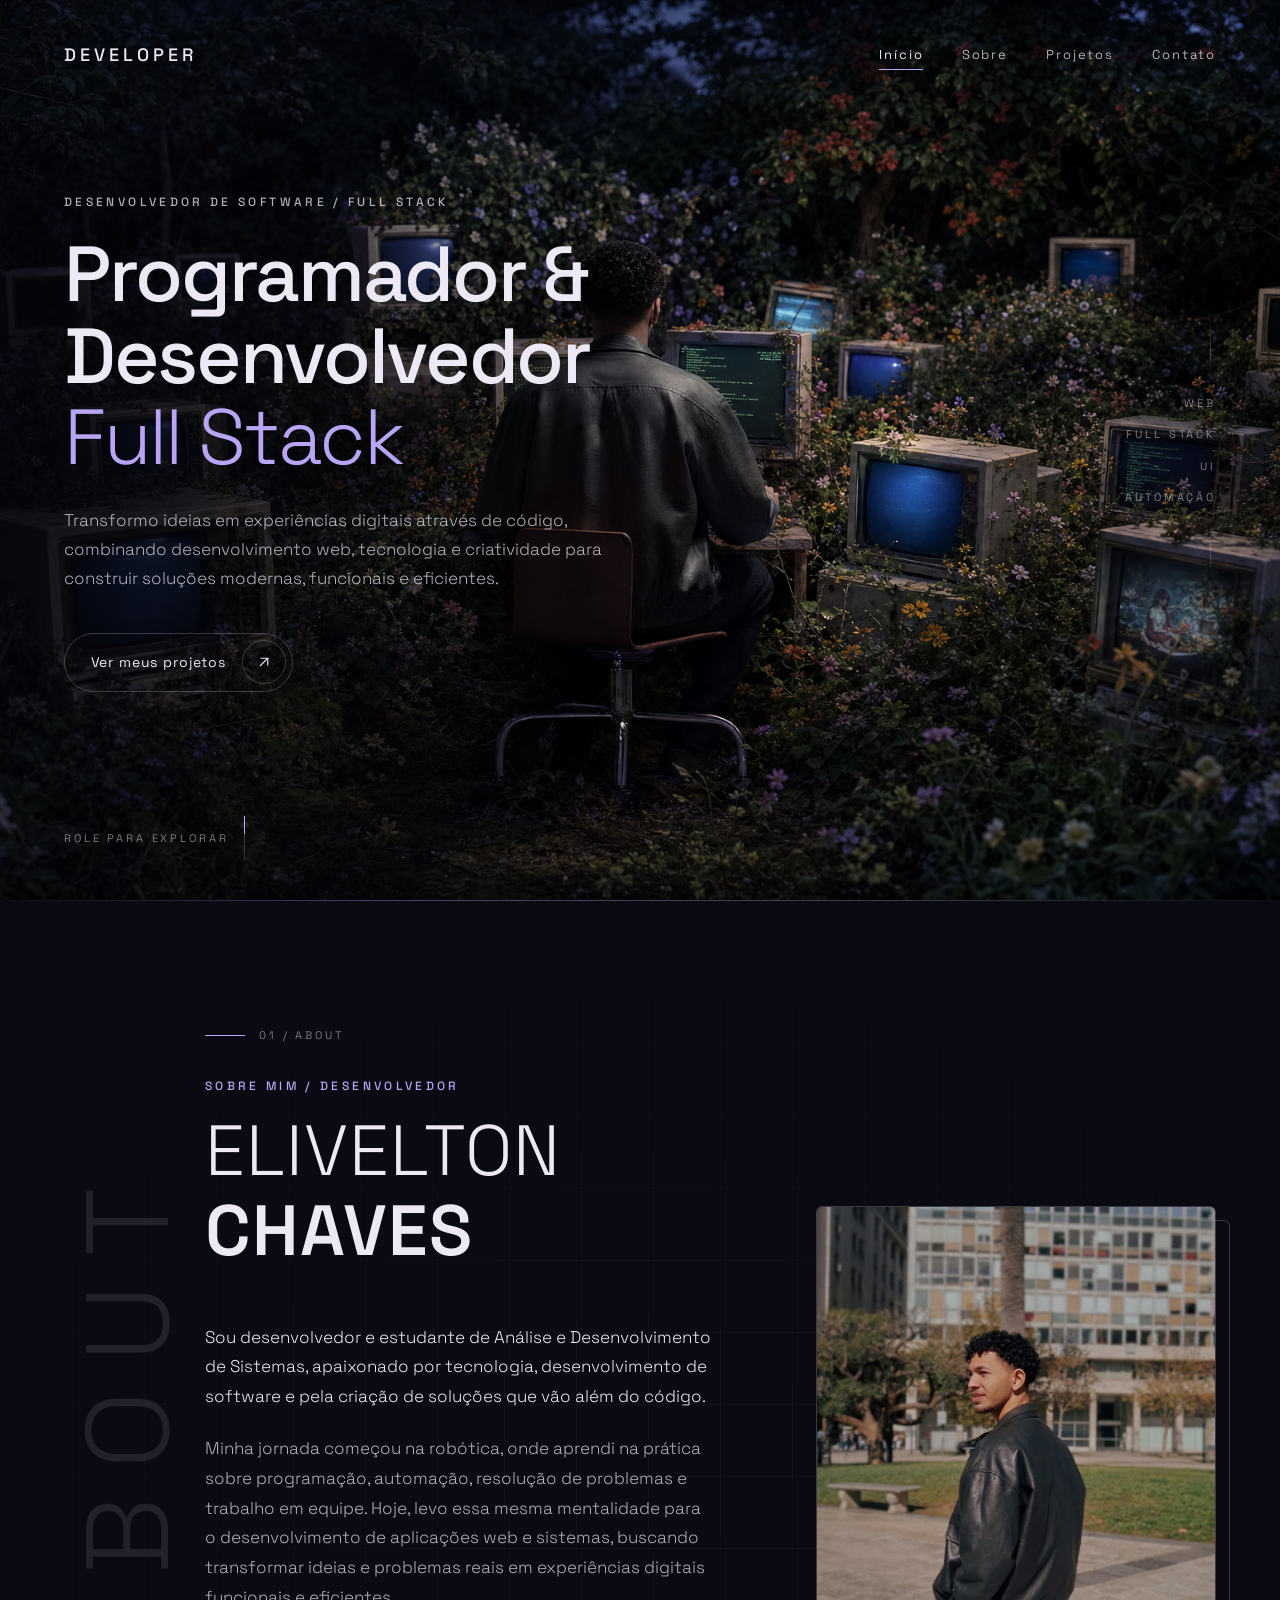
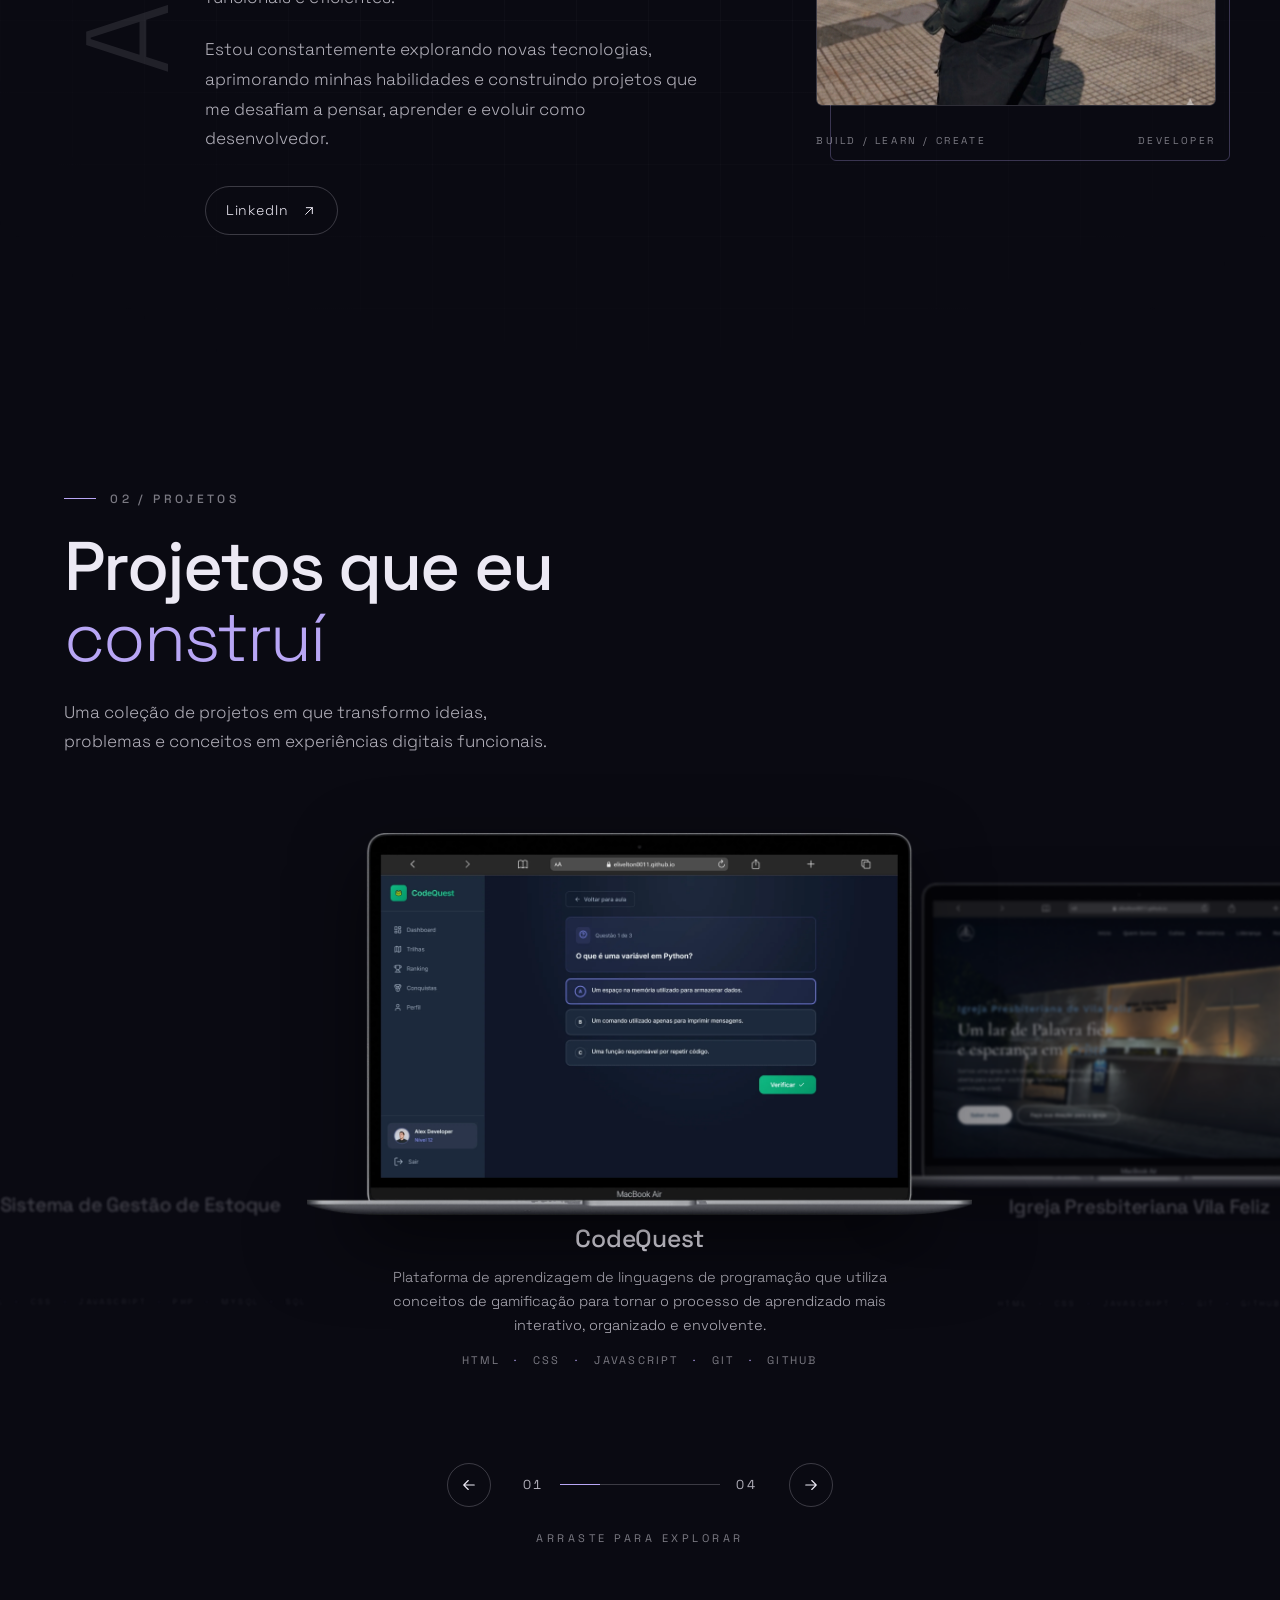
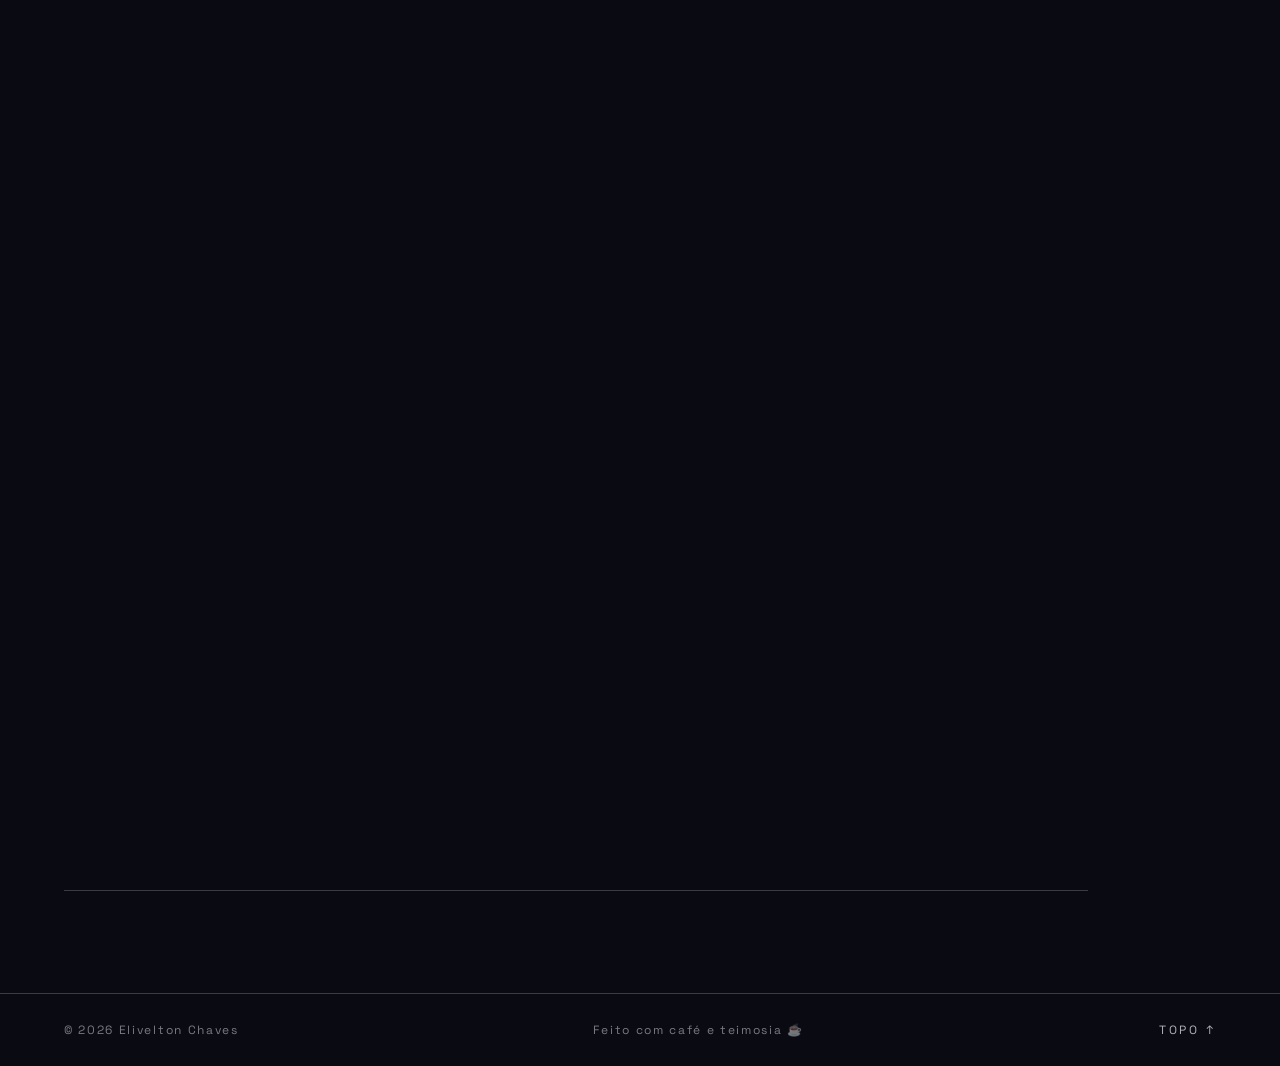
<file: index.html>
<!DOCTYPE html>
<html lang="pt-BR">
<head>
  <meta charset="UTF-8">
  <meta name="viewport" content="width=device-width, initial-scale=1">
  <title>Elivelton Chaves — Desenvolvedor Full Stack | Portfólio</title>
  <meta name="description" content="Portfólio de Elivelton Chaves, desenvolvedor full stack e estudante de Análise e Desenvolvimento de Sistemas. Veja projetos em HTML, CSS, JavaScript, Python e PHP.">
  <meta name="author" content="Elivelton Chaves">
  <meta name="robots" content="index, follow, max-image-preview:large">
  <meta name="theme-color" content="#0a0a12">
  <link rel="canonical" href="https://www.eliveltonchaves.com/">

  <!-- Open Graph / Twitter -->
  <meta property="og:type" content="website">
  <meta property="og:url" content="https://www.eliveltonchaves.com/">
  <meta property="og:locale" content="pt_BR">
  <meta property="og:site_name" content="Elivelton Chaves">
  <meta property="og:image" content="https://www.eliveltonchaves.com/assets/og-image.jpg">
  <meta property="og:image:width" content="1200">
  <meta property="og:image:height" content="630">
  <meta property="og:image:alt" content="Elivelton Chaves, desenvolvedor full stack, ao lado do texto Portfólio">
  <meta property="og:title" content="Elivelton Chaves — Desenvolvedor Full Stack">
  <meta property="og:description" content="Portfólio com projetos web: CodeQuest, Igreja Presbiteriana Vila Feliz, CobraFlow e Sistema de Gestão de Estoque.">
  <meta name="twitter:card" content="summary_large_image">
  <meta name="twitter:image" content="https://www.eliveltonchaves.com/assets/og-image.jpg">
  <meta name="twitter:title" content="Elivelton Chaves — Desenvolvedor Full Stack">
  <meta name="twitter:description" content="Portfólio com projetos web: CodeQuest, Igreja Presbiteriana Vila Feliz, CobraFlow e Sistema de Gestão de Estoque.">

  <!-- Dados estruturados (schema.org) -->
  <script type="application/ld+json">
  {
    "@context": "https://schema.org",
    "@type": "Person",
    "name": "Elivelton Chaves",
    "url": "https://www.eliveltonchaves.com/",
    "jobTitle": "Desenvolvedor Full Stack",
    "description": "Desenvolvedor de software e estudante de Análise e Desenvolvimento de Sistemas.",
    "knowsAbout": ["HTML", "CSS", "JavaScript", "Python", "PHP", "MySQL", "Git"],
    "sameAs": [
      "https://www.linkedin.com/in/eliveltonchaves/",
      "https://www.instagram.com/elivelton_dev/"
    ]
  }
  </script>

  <link rel="preconnect" href="https://fonts.googleapis.com">
  <link rel="preconnect" href="https://fonts.gstatic.com" crossorigin>
  <link href="https://fonts.googleapis.com/css2?family=Space+Grotesk:wght@300;400;500;600&display=swap" rel="stylesheet">
  <link rel="stylesheet" href="css/style.css?v=1">
</head>
<body>

  <section class="hero" id="inicio">
    <!-- Imagem original, sem nenhum filtro ou alteração -->
    <img class="hero__bg" src="assets/background.png?v=2.0" alt="Desenvolvedor sentado de costas diante de monitores CRT antigos, em meio a um jardim de flores à noite">

    <!-- Imagem de revelação: invisível por padrão, aparece só ao redor do cursor -->
    <img class="hero__reveal" src="assets/revelar-background.png?v=2.0" alt="" aria-hidden="true" decoding="async">

    <!-- Atmosfera de profundidade (elemento separado, a imagem não é tocada) -->
    <div class="hero__atmosphere" aria-hidden="true"></div>

    <header class="header">
      <a class="logo" href="#inicio" aria-label="Developer, ir para o início">Developer</a>

      <button class="menu-toggle" type="button" aria-label="Abrir menu" aria-expanded="false" aria-controls="menu">
        <span></span><span></span><span></span>
      </button>

      <nav class="nav" id="menu" aria-label="Navegação principal">
        <ul class="nav__list">
          <li><a class="nav__link is-active" href="#inicio">Início</a></li>
          <li><a class="nav__link" href="#sobre">Sobre</a></li>
          <li><a class="nav__link" href="#projetos">Projetos</a></li>
          <li><a class="nav__link" href="#contato">Contato</a></li>
        </ul>
      </nav>
    </header>

    <main class="hero__content">
      <p class="eyebrow">Desenvolvedor de Software / Full Stack</p>

      <h1 class="title">
        Programador &amp; Desenvolvedor <em>Full Stack</em>
      </h1>

      <p class="lead">
        Transformo ideias em experiências digitais através de código, combinando desenvolvimento web, tecnologia e criatividade para construir soluções modernas, funcionais e eficientes.
      </p>

      <a class="cta" href="#projetos">
        <span class="cta__label">Ver meus projetos</span>
        <span class="cta__icon" aria-hidden="true">
          <svg viewBox="0 0 24 24" width="18" height="18" fill="none" stroke="currentColor" stroke-width="1.5" stroke-linecap="round" stroke-linejoin="round">
            <path d="M7 17 17 7"/><path d="M8 7h9v9"/>
          </svg>
        </span>
      </a>
    </main>

    <aside class="tags" aria-label="Áreas de atuação">
      <span class="tags__line" aria-hidden="true"></span>
      <ul class="tags__list">
        <li>Web</li>
        <li>Full Stack</li>
        <li>UI</li>
        <li>Automação</li>
      </ul>
      <span class="tags__line" aria-hidden="true"></span>
    </aside>

    <footer class="scroll">
      <a class="scroll__link" href="#sobre" aria-label="Rolar para a próxima seção">
        <span class="scroll__text">Role para explorar</span>
        <span class="scroll__track" aria-hidden="true"><span class="scroll__dot"></span></span>
      </a>
    </footer>
  </section>

  <section class="about" id="sobre" aria-labelledby="about-title">
    <span class="about__grid" aria-hidden="true"></span>

    <p class="about__label" aria-hidden="true"><span class="about__label-inner">About</span></p>

    <div class="about__head">
      <p class="about__meta" aria-hidden="true"><span class="about__tick"></span>01 / About</p>
      <p class="about__eyebrow">Sobre mim / Desenvolvedor</p>
      <h2 class="about__name" id="about-title">
        <span class="word"><span class="word__inner">Elivelton</span></span>
        <span class="word word--bold"><span class="word__inner" style="--i:1">Chaves</span></span>
      </h2>
    </div>

    <figure class="about__photo">
      <div class="about__frame">
        <img src="assets/elivelton.png" width="896" height="1188" loading="lazy" decoding="async"
             alt="Retrato de Elivelton Chaves, de perfil, usando jaqueta de couro preta em uma praça ao ar livre">
        <span class="about__grain" aria-hidden="true"></span>
      </div>
      <figcaption class="about__caption" aria-hidden="true">
        <span>Build / Learn / Create</span>
        <span>Developer</span>
      </figcaption>
    </figure>

    <div class="about__bio">
      <p>Sou desenvolvedor e estudante de Análise e Desenvolvimento de Sistemas, apaixonado por tecnologia, desenvolvimento de software e pela criação de soluções que vão além do código.</p>
      <p>Minha jornada começou na robótica, onde aprendi na prática sobre programação, automação, resolução de problemas e trabalho em equipe. Hoje, levo essa mesma mentalidade para o desenvolvimento de aplicações web e sistemas, buscando transformar ideias e problemas reais em experiências digitais funcionais e eficientes.</p>
      <p>Estou constantemente explorando novas tecnologias, aprimorando minhas habilidades e construindo projetos que me desafiam a pensar, aprender e evoluir como desenvolvedor.</p>
      <p class="about__social">
        <a class="about__link" href="https://www.linkedin.com/in/eliveltonchaves/" target="_blank" rel="noopener noreferrer" aria-label="Elivelton Chaves no LinkedIn (abre em nova aba)">
          <span>LinkedIn</span>
          <svg viewBox="0 0 24 24" width="16" height="16" fill="none" stroke="currentColor" stroke-width="1.5" stroke-linecap="round" stroke-linejoin="round" aria-hidden="true">
            <path d="M7 17 17 7"/><path d="M8 7h9v9"/>
          </svg>
        </a>
      </p>
    </div>
  </section>

  <section class="projects" id="projetos" aria-labelledby="projects-title">
    <div class="projects__head">
      <p class="projects__meta"><span class="projects__tick" aria-hidden="true"></span>02 / PROJETOS</p>
      <h2 class="projects__title" id="projects-title">Projetos que eu <em>construí</em></h2>
      <p class="projects__lead">Uma coleção de projetos em que transformo ideias, problemas e conceitos em experiências digitais funcionais.</p>
    </div>

    <div class="pstage">
      <div class="pviewport" id="pviewport" tabindex="0" role="group" aria-roledescription="carousel" aria-label="Projetos"></div>
    </div>

    <div class="pcontrols">
      <button class="pbtn" id="pprev" type="button" aria-label="Projeto anterior"><svg viewBox="0 0 24 24" width="18" height="18" fill="none" stroke="currentColor" stroke-width="1.5" stroke-linecap="round" stroke-linejoin="round" aria-hidden="true"><path d="M19 12H5M11 6l-6 6 6 6"/></svg></button>
      <p class="pcount" aria-live="polite"><span id="pcur">01</span><span class="ptrack" aria-hidden="true"><i id="pfill"></i></span><span id="ptot">04</span></p>
      <button class="pbtn" id="pnext" type="button" aria-label="Próximo projeto"><svg viewBox="0 0 24 24" width="18" height="18" fill="none" stroke="currentColor" stroke-width="1.5" stroke-linecap="round" stroke-linejoin="round" aria-hidden="true"><path d="M5 12h14M13 6l6 6-6 6"/></svg></button>
    </div>
    <p class="phint" aria-hidden="true">Arraste para explorar</p>

    <noscript>
      <ul>
        <li><strong>CodeQuest</strong> — plataforma gamificada para aprender linguagens de programação.</li>
        <li><a href="https://www.ipvilafeliz.org/" rel="noopener noreferrer">Igreja Presbiteriana Vila Feliz</a> — portal institucional da igreja.</li>
        <li><strong>CobraFlow</strong> — automação de mensagens de cobrança.</li>
        <li><strong>Sistema de Gestão de Estoque</strong> — controle de produtos, categorias e preços.</li>
      </ul>
    </noscript>
  </section>

  <section class="contact" id="contato" aria-labelledby="contact-title">
    <div class="contact__head">
      <p class="contact__meta"><span class="contact__tick" aria-hidden="true"></span>03 / CONTATO</p>
      <h2 class="contact__title" id="contact-title">Vamos criar algo <em>juntos</em></h2>
      <p class="contact__lead">Tem um projeto em mente, uma ideia para tirar do papel ou quer trocar uma ideia sobre tecnologia? Me chama por onde for mais fácil para você.</p>
    </div>

    <ul class="contact__list">
      <li>
        <a class="contact__row contact__row--main" href="https://wa.me/5583993983497?text=Ol%C3%A1%2C%20Elivelton%21%20Vi%20seu%20portf%C3%B3lio%20e%20gostaria%20de%20contratar%20um%20servi%C3%A7o." target="_blank" rel="noopener noreferrer" aria-label="Conversar no WhatsApp (abre em nova aba)">
          <span class="contact__label">WhatsApp</span>
          <span class="contact__value">Contratar um serviço</span>
          <svg class="contact__arrow" viewBox="0 0 24 24" width="22" height="22" fill="none" stroke="currentColor" stroke-width="1.5" stroke-linecap="round" stroke-linejoin="round" aria-hidden="true"><path d="M7 17 17 7"/><path d="M8 7h9v9"/></svg>
        </a>
      </li>
      <li>
        <a class="contact__row" href="mailto:elicomercial0011@gmail.com?subject=Contato%20pelo%20portf%C3%B3lio" aria-label="Enviar e-mail para elicomercial0011@gmail.com">
          <span class="contact__label">E-mail</span>
          <span class="contact__value">elicomercial0011@gmail.com</span>
          <svg class="contact__arrow" viewBox="0 0 24 24" width="22" height="22" fill="none" stroke="currentColor" stroke-width="1.5" stroke-linecap="round" stroke-linejoin="round" aria-hidden="true"><path d="M7 17 17 7"/><path d="M8 7h9v9"/></svg>
        </a>
      </li>
      <li>
        <a class="contact__row" href="https://www.linkedin.com/in/eliveltonchaves/" target="_blank" rel="noopener noreferrer" aria-label="Elivelton Chaves no LinkedIn (abre em nova aba)">
          <span class="contact__label">LinkedIn</span>
          <span class="contact__value">/in/eliveltonchaves</span>
          <svg class="contact__arrow" viewBox="0 0 24 24" width="22" height="22" fill="none" stroke="currentColor" stroke-width="1.5" stroke-linecap="round" stroke-linejoin="round" aria-hidden="true"><path d="M7 17 17 7"/><path d="M8 7h9v9"/></svg>
        </a>
      </li>
      <li>
        <a class="contact__row" href="https://www.instagram.com/elivelton_dev/" target="_blank" rel="noopener noreferrer" aria-label="Elivelton no Instagram (abre em nova aba)">
          <span class="contact__label">Instagram</span>
          <span class="contact__value">@elivelton_dev</span>
          <svg class="contact__arrow" viewBox="0 0 24 24" width="22" height="22" fill="none" stroke="currentColor" stroke-width="1.5" stroke-linecap="round" stroke-linejoin="round" aria-hidden="true"><path d="M7 17 17 7"/><path d="M8 7h9v9"/></svg>
        </a>
      </li>
    </ul>
  </section>

  <footer class="site-footer">
    <p class="site-footer__copy">© 2026 Elivelton Chaves</p>
    <p class="site-footer__made">Feito com café e teimosia ☕</p>
    <a class="site-footer__top" href="#inicio" aria-label="Voltar ao topo da página">Topo <span aria-hidden="true">↑</span></a>
  </footer>

  <script src="js/projects.js"></script>
  <script src="js/script.js"></script>
</body>
</html>
</file>
<file: css/style.css>
/* ==========================================================
   Hero — portfólio de desenvolvedor
   A imagem de fundo nunca recebe filtros: todo efeito de
   leitura vive em elementos separados (.hero__atmosphere).
   ========================================================== */

:root {
  --ink: #0a0a12;
  --text: #ece9f4;
  --text-soft: rgba(236, 233, 244, 0.74);
  --text-faint: rgba(236, 233, 244, 0.5);
  --lavender: #b8a6f5;
  --line: rgba(236, 233, 244, 0.22);

  --font: "Space Grotesk", "Segoe UI", "Helvetica Neue", Arial, sans-serif;
  --pad-x: clamp(1.25rem, 5vw, 4.5rem);
  --pad-y: clamp(1.25rem, 3.5vw, 2.5rem);
  --ease: cubic-bezier(0.22, 0.61, 0.36, 1);
}

*, *::before, *::after { box-sizing: border-box; margin: 0; padding: 0; }

html { scroll-behavior: smooth; -webkit-text-size-adjust: 100%; }

body {
  font-family: var(--font);
  background: var(--ink);
  color: var(--text);
  -webkit-font-smoothing: antialiased;
}

a { color: inherit; text-decoration: none; }
ul { list-style: none; }

:focus-visible {
  outline: 1px solid var(--lavender);
  outline-offset: 4px;
  border-radius: 2px;
}

/* ---------- Seção ---------- */
.hero {
  position: relative;
  min-height: 100vh;
  min-height: 100svh;
  overflow: hidden;
  isolation: isolate;
  display: grid;
  grid-template-rows: auto 1fr auto;
  padding: var(--pad-y) var(--pad-x);
}

.hero__bg {
  position: absolute;
  inset: 0;
  width: 100%;
  height: 100%;
  object-fit: cover;
  object-position: 55% center; /* mantém o personagem em quadro em telas estreitas */
  z-index: -2;
  user-select: none;
}

/* Sombra atmosférica: gradientes radiais sobrepostos, sem bordas, que somem em direção ao centro */
.hero__atmosphere {
  position: absolute;
  inset: 0;
  z-index: -1;
  pointer-events: none;
  background:
    radial-gradient(ellipse 62% 78% at 6% 52%,
      rgba(5, 5, 10, 0.84) 0%,
      rgba(5, 5, 10, 0.76) 20%,
      rgba(5, 5, 10, 0.58) 40%,
      rgba(5, 5, 10, 0.34) 58%,
      rgba(5, 5, 10, 0.14) 75%,
      rgba(5, 5, 10, 0.04) 88%,
      rgba(5, 5, 10, 0) 100%),
    radial-gradient(ellipse 70% 30% at 50% -4%,
      rgba(5, 5, 10, 0.5) 0%,
      rgba(5, 5, 10, 0.2) 55%,
      rgba(5, 5, 10, 0) 100%),
    radial-gradient(ellipse 60% 26% at 20% 108%,
      rgba(5, 5, 10, 0.5) 0%,
      rgba(5, 5, 10, 0.18) 55%,
      rgba(5, 5, 10, 0) 100%);
}

/* ---------- Header ---------- */
.header {
  display: flex;
  align-items: center;
  justify-content: space-between;
  position: relative;
  z-index: 10;
}

.logo {
  font-size: 1.125rem;
  font-weight: 500;
  letter-spacing: 0.22em;
  text-transform: uppercase;
  transition: color 0.4s var(--ease), letter-spacing 0.5s var(--ease);
}
.logo:hover { color: var(--lavender); letter-spacing: 0.3em; }

.nav__list { display: flex; gap: clamp(1.5rem, 3vw, 2.75rem); }

.nav__link {
  position: relative;
  display: inline-block;
  padding: 0.4rem 0;
  font-size: 0.8125rem;
  font-weight: 400;
  letter-spacing: 0.14em;
  color: var(--text-soft);
  transition: color 0.35s var(--ease);
}
.nav__link::after {
  content: "";
  position: absolute;
  left: 0; bottom: 0;
  width: 100%; height: 1px;
  background: var(--lavender);
  transform: scaleX(0);
  transform-origin: right;
  transition: transform 0.45s var(--ease);
}
.nav__link:hover,
.nav__link.is-active { color: var(--text); }
.nav__link:hover::after,
.nav__link.is-active::after { transform: scaleX(1); transform-origin: left; }

.menu-toggle { display: none; }

/* ---------- Conteúdo principal ---------- */
.hero__content {
  align-self: center;
  max-width: 44rem;
  padding-block: 2rem;
}

.eyebrow {
  font-size: 0.75rem;
  font-weight: 500;
  letter-spacing: 0.28em;
  text-transform: uppercase;
  color: var(--text-soft);
  margin-bottom: 1.5rem;
}

.title {
  font-size: clamp(2.5rem, 1.2rem + 4.6vw, 5.25rem);
  font-weight: 500;
  line-height: 1.04;
  letter-spacing: -0.03em;
  color: var(--text);
  text-wrap: balance;
}
.title em {
  font-style: normal;
  font-weight: 300;
  color: var(--lavender);
}

.lead {
  max-width: 34rem;
  margin-top: 1.75rem;
  font-size: clamp(0.95rem, 0.88rem + 0.3vw, 1.0625rem);
  font-weight: 300;
  line-height: 1.7;
  color: var(--text-soft);
}

/* ---------- CTA ---------- */
.cta {
  display: inline-flex;
  align-items: center;
  gap: 1rem;
  margin-top: 2.5rem;
  padding: 0.4rem 0.4rem 0.4rem 1.6rem;
  border: 1px solid var(--line);
  border-radius: 999px;
  font-size: 0.875rem;
  letter-spacing: 0.06em;
  transition: border-color 0.45s var(--ease), gap 0.45s var(--ease), background-color 0.45s var(--ease);
}
.cta__icon {
  display: grid;
  place-items: center;
  width: 2.75rem;
  height: 2.75rem;
  border-radius: 50%;
  border: 1px solid var(--line);
  color: var(--text);
  transition: transform 0.6s var(--ease), background-color 0.45s var(--ease), color 0.45s var(--ease), border-color 0.45s var(--ease);
}
.cta:hover,
.cta:focus-visible {
  border-color: var(--lavender);
  gap: 1.35rem;
  background-color: rgba(184, 166, 245, 0.06);
}
.cta:hover .cta__icon,
.cta:focus-visible .cta__icon {
  transform: rotate(45deg);
  background-color: var(--lavender);
  border-color: var(--lavender);
  color: var(--ink);
}

/* ---------- Indicador lateral ---------- */
.tags {
  position: absolute;
  right: var(--pad-x);
  top: 50%;
  transform: translateY(-50%);
  display: flex;
  flex-direction: column;
  align-items: flex-end;
  gap: 1.1rem;
  z-index: 5;
}
.tags__line {
  width: 1px;
  height: 3.5rem;
  background: linear-gradient(to bottom, transparent, var(--line), transparent);
  margin-right: 0.3rem;
}
.tags__list {
  display: flex;
  flex-direction: column;
  align-items: flex-end;
  gap: 1.1rem;
}
.tags__list li {
  font-size: 0.6875rem;
  letter-spacing: 0.26em;
  text-transform: uppercase;
  color: var(--text-faint);
  transition: color 0.4s var(--ease);
}
.tags__list li:hover { color: var(--lavender); }

/* ---------- Scroll ---------- */
.scroll { position: relative; z-index: 5; }
.scroll__link {
  display: inline-flex;
  align-items: center;
  gap: 1rem;
  font-size: 0.6875rem;
  letter-spacing: 0.26em;
  text-transform: uppercase;
  color: var(--text-faint);
  transition: color 0.4s var(--ease);
}
.scroll__link:hover { color: var(--text); }

.scroll__track {
  position: relative;
  width: 1px;
  height: 2.75rem;
  background: var(--line);
  overflow: hidden;
}
.scroll__dot {
  position: absolute;
  left: 0; top: 0;
  width: 1px; height: 40%;
  background: var(--lavender);
  animation: scroll-hint 2.6s var(--ease) infinite;
}
@keyframes scroll-hint {
  0%   { transform: translateY(-100%); opacity: 0; }
  30%  { opacity: 1; }
  100% { transform: translateY(260%); opacity: 0; }
}

/* ---------- Entrada (uma única sequência ao carregar) ---------- */
@media (prefers-reduced-motion: no-preference) {
  .hero__content > * {
    opacity: 0;
    transform: translateY(14px);
    animation: enter 1s var(--ease) forwards;
  }
  .hero__content > :nth-child(1) { animation-delay: 0.15s; }
  .hero__content > :nth-child(2) { animation-delay: 0.3s; }
  .hero__content > :nth-child(3) { animation-delay: 0.45s; }
  .hero__content > :nth-child(4) { animation-delay: 0.6s; }
}
@keyframes enter { to { opacity: 1; transform: none; } }

@media (prefers-reduced-motion: reduce) {
  html { scroll-behavior: auto; }
  .scroll__dot { animation: none; height: 100%; opacity: 0.6; }
  * { transition-duration: 0.01ms !important; }
}

/* ==========================================================
   Tablet
   ========================================================== */
@media (max-width: 1024px) {
  .hero__content { max-width: 36rem; }
  .hero__atmosphere {
    background:
      radial-gradient(ellipse 80% 80% at 4% 52%,
        rgba(5, 5, 10, 0.86) 0%,
        rgba(5, 5, 10, 0.72) 25%,
        rgba(5, 5, 10, 0.46) 48%,
        rgba(5, 5, 10, 0.18) 72%,
        rgba(5, 5, 10, 0) 100%),
      radial-gradient(ellipse 70% 30% at 50% -4%, rgba(5, 5, 10, 0.5), rgba(5, 5, 10, 0) 100%),
      radial-gradient(ellipse 60% 26% at 20% 108%, rgba(5, 5, 10, 0.5), rgba(5, 5, 10, 0) 100%);
  }
}

/* ==========================================================
   Mobile
   ========================================================== */
@media (max-width: 720px) {
  .hero__bg { object-position: 58% center; }

  /* Sombra desce para a metade inferior, onde fica o texto */
  .hero__atmosphere {
    background:
      radial-gradient(ellipse 120% 70% at 30% 62%,
        rgba(5, 5, 10, 0.88) 0%,
        rgba(5, 5, 10, 0.74) 30%,
        rgba(5, 5, 10, 0.44) 58%,
        rgba(5, 5, 10, 0.14) 82%,
        rgba(5, 5, 10, 0) 100%),
      radial-gradient(ellipse 90% 22% at 50% -2%, rgba(5, 5, 10, 0.55), rgba(5, 5, 10, 0) 100%);
  }

  .hero__content { align-self: end; padding-block: 0 1.5rem; }
  .eyebrow { font-size: 0.6875rem; letter-spacing: 0.2em; margin-bottom: 1rem; }
  .lead { margin-top: 1.25rem; }
  .cta { margin-top: 1.75rem; }

  /* Menu mobile: botão fixo (acompanha a página), sem logo, 3 traços */
  .hero { z-index: 50; }
  .logo { display: none; }
  html.menu-open { overflow: hidden; overscroll-behavior: none; }
  .menu-toggle {
    display: grid;
    gap: 6px;
    width: 2.75rem;
    height: 2.75rem;
    place-content: center;
    background: rgba(10, 10, 18, 0.55);
    -webkit-backdrop-filter: blur(8px);
    backdrop-filter: blur(8px);
    border: 0;
    border-radius: 50%;
    cursor: pointer;
    position: fixed;
    top: var(--pad-y);
    right: var(--pad-x);
    z-index: 30;
  }
  .menu-toggle span {
    display: block;
    width: 1.5rem;
    height: 1px;
    background: var(--text);
    transition: transform 0.4s var(--ease), opacity 0.3s var(--ease);
  }
  .menu-toggle[aria-expanded="true"] span:nth-child(1) { transform: translateY(7px) rotate(45deg); }
  .menu-toggle[aria-expanded="true"] span:nth-child(2) { opacity: 0; transform: scaleX(0); }
  .menu-toggle[aria-expanded="true"] span:nth-child(3) { transform: translateY(-7px) rotate(-45deg); }

  .nav {
    position: fixed;
    inset: 0;
    z-index: 20;
    display: grid;
    place-items: center;
    background: rgba(5, 5, 10, 0.94);
    overscroll-behavior: contain;
    touch-action: none;
    opacity: 0;
    visibility: hidden;
    transition: opacity 0.4s var(--ease), visibility 0.4s;
  }
  .nav.is-open { opacity: 1; visibility: visible; }
  .nav__list { flex-direction: column; align-items: center; gap: 2rem; }
  .nav__link { font-size: 1.5rem; letter-spacing: 0.1em; }

  /* Indicadores: versão horizontal compacta no topo do conteúdo */
  .tags {
    top: auto;
    right: var(--pad-x);
    bottom: calc(var(--pad-y) + 0.25rem);
    transform: none;
    flex-direction: row;
    align-items: center;
  }
  .tags__line { display: none; }
  .tags__list { flex-direction: row; gap: 0.9rem; }
  .tags__list li:nth-child(n+3) { display: none; }

  .scroll__text { display: none; }
}

@media (max-width: 380px) {
  .tags { display: none; }
}

/* ==========================================================
   Revelação pelo cursor
   Mesma caixa, escala e posição de .hero__bg para alinhar
   pixel a pixel. A máscara é atualizada via JS (--mask).
   ========================================================== */
.hero__reveal {
  position: absolute;
  inset: 0;
  width: 100%;
  height: 100%;
  object-fit: cover;
  object-position: 55% center;
  z-index: -2;
  opacity: 0;
  pointer-events: none;
  user-select: none;
  will-change: mask-image, opacity;
  -webkit-mask-repeat: no-repeat;
  mask-repeat: no-repeat;
  -webkit-mask-size: 100% 100%;
  mask-size: 100% 100%;
}

@media (max-width: 720px) {
  .hero__reveal { object-position: 58% center; }
}

/* ==========================================================
   Seção Sobre
   Reaproveita as variáveis do Hero (--ink, --text, --lavender…)
   ========================================================== */
.about {
  position: relative;
  isolation: isolate;
  min-height: 100vh;
  display: grid;
  grid-template-columns: minmax(0, 1fr) minmax(0, 25rem);
  grid-template-areas:
    "head photo"
    "bio  photo";
  grid-template-rows: auto 1fr;
  column-gap: clamp(3rem, 8vw, 9rem);
  align-content: center;
  padding:
    clamp(5rem, 10vw, 8rem)
    var(--pad-x)
    clamp(5rem, 10vw, 8rem)
    calc(var(--pad-x) + clamp(6rem, 11vw, 10rem));
  background: var(--ink);
  overflow: hidden;
}

/* linha fina de transição com o Hero */
.about::before {
  content: "";
  position: absolute;
  top: 0; left: 0; right: 0;
  height: 1px;
  background: linear-gradient(90deg, transparent, rgba(184, 166, 245, 0.35) 30%, var(--line) 70%, transparent);
}

/* grade extremamente sutil, que se dissolve nas bordas */
.about__grid {
  position: absolute;
  inset: 0;
  z-index: -1;
  background-image:
    linear-gradient(to right, rgba(236, 233, 244, 0.035) 1px, transparent 1px),
    linear-gradient(to bottom, rgba(236, 233, 244, 0.035) 1px, transparent 1px);
  background-size: 72px 72px;
  -webkit-mask-image: radial-gradient(ellipse 70% 60% at 50% 50%, #000 0%, transparent 100%);
  mask-image: radial-gradient(ellipse 70% 60% at 50% 50%, #000 0%, transparent 100%);
}

/* ---- Rótulo lateral: a palavra inteira, rotacionada ---- */
.about__label {
  position: absolute;
  left: calc(var(--pad-x) + 0.55em);
  top: 50%;
  font-size: clamp(4rem, 2.5rem + 6vw, 8.5rem);
  font-weight: 300;
  line-height: 1;
  letter-spacing: 0.24em;
  text-transform: uppercase;
  white-space: nowrap;
  color: var(--text);
  opacity: 0.1;
  transform: translate(-50%, -50%) rotate(-90deg);
  pointer-events: none;
  user-select: none;
}
.about__label-inner { display: inline-block; padding-left: 0.24em; }

/* ---- Cabeçalho ---- */
.about__head { grid-area: head; align-self: end; }

.about__meta {
  display: flex;
  align-items: center;
  gap: 0.9rem;
  margin-bottom: 2.25rem;
  font-size: 0.6875rem;
  letter-spacing: 0.26em;
  text-transform: uppercase;
  color: var(--text-faint);
}
.about__tick {
  display: block;
  width: 2.5rem;
  height: 1px;
  background: var(--lavender);
}

.about__eyebrow {
  margin-bottom: 1.25rem;
  font-size: 0.75rem;
  font-weight: 500;
  letter-spacing: 0.28em;
  text-transform: uppercase;
  color: var(--lavender);
}

.about__name {
  display: flex;
  flex-wrap: wrap;
  column-gap: 0.32em;
  font-size: clamp(2.5rem, 1.4rem + 3.8vw, 4.75rem);
  font-weight: 300;
  line-height: 1.05;
  letter-spacing: 0.015em;
  text-transform: uppercase;
  color: var(--text);
}
.word { display: block; overflow: hidden; padding-bottom: 0.08em; }
.word__inner { display: block; }
.word--bold { font-weight: 600; }

/* ---- Biografia ---- */
.about__bio {
  grid-area: bio;
  max-width: 34rem;
  margin-top: clamp(2rem, 4vw, 3rem);
  align-self: start;
}
.about__bio p {
  font-size: clamp(0.95rem, 0.88rem + 0.3vw, 1.0625rem);
  font-weight: 300;
  line-height: 1.75;
  color: var(--text-soft);
}
.about__bio p + p { margin-top: 1.4rem; }
.about__bio p:first-child { color: var(--text); }

.about__bio .about__social { margin-top: 2rem; }
.about__link {
  display: inline-flex;
  align-items: center;
  gap: 0.75rem;
  padding: 0.7rem 1.25rem;
  border: 1px solid var(--line);
  border-radius: 999px;
  font-size: 0.875rem;
  letter-spacing: 0.06em;
  color: var(--text);
  transition: border-color 0.45s var(--ease), gap 0.45s var(--ease), background-color 0.45s var(--ease);
}
.about__link svg { transition: transform 0.6s var(--ease); }
.about__link:hover,
.about__link:focus-visible {
  border-color: var(--lavender);
  gap: 1rem;
  background-color: rgba(184, 166, 245, 0.06);
}
.about__link:hover svg,
.about__link:focus-visible svg { transform: rotate(45deg); }

/* ---- Foto ---- */
.about__photo {
  grid-area: photo;
  align-self: center;
  margin-top: clamp(2rem, 7vw, 6rem); /* leve deslocamento vertical, composição assimétrica */
  position: relative;
}
.about__frame {
  position: relative;
  aspect-ratio: 4 / 5;
  border-radius: 6px;
  border: 1px solid var(--line);
  box-shadow: 0 30px 60px -30px rgba(0, 0, 0, 0.7), 0 0 60px -20px rgba(184, 166, 245, 0.18);
  overflow: hidden;
}
.about__frame img {
  display: block;
  width: 100%;
  height: 100%;
  object-fit: cover;
  object-position: 50% 0%;
}
/* moldura deslocada, linha técnica */
.about__photo::before {
  content: "";
  position: absolute;
  inset: 0;
  transform: translate(14px, 14px);
  border: 1px solid rgba(184, 166, 245, 0.28);
  border-radius: 6px;
  pointer-events: none;
}
/* textura sutil por cima (a foto em si não é filtrada) */
.about__grain {
  position: absolute;
  inset: 0;
  pointer-events: none;
  opacity: 0.07;
  mix-blend-mode: overlay;
  background-image: url("data:image/svg+xml;utf8,<svg xmlns='http://www.w3.org/2000/svg' width='160' height='160'><filter id='n'><feTurbulence type='fractalNoise' baseFrequency='0.9' numOctaves='2' stitchTiles='stitch'/></filter><rect width='100%' height='100%' filter='url(%23n)'/></svg>");
}
.about__caption {
  display: flex;
  justify-content: space-between;
  gap: 1rem;
  margin-top: 1.75rem;
  font-size: 0.625rem;
  letter-spacing: 0.26em;
  text-transform: uppercase;
  color: var(--text-faint);
}

/* ---- Animações de entrada (somente com JS e sem redução de movimento) ---- */
@media (prefers-reduced-motion: no-preference) {
  .about.is-armed .about__label-inner {
    opacity: 0;
    transform: translateY(2.5rem);
    transition: opacity 1.6s var(--ease) 0.1s, transform 1.8s var(--ease) 0.1s;
  }
  .about.is-armed .about__meta,
  .about.is-armed .about__eyebrow {
    opacity: 0;
    transition: opacity 1.2s var(--ease) 0.2s;
  }
  .about.is-armed .word__inner {
    transform: translateY(115%);
    transition: transform 1.3s var(--ease);
    transition-delay: calc(0.35s + var(--i, 0) * 0.18s);
  }
  .about.is-armed .about__bio p {
    opacity: 0;
    transform: translateY(16px);
    transition: opacity 1.2s var(--ease), transform 1.2s var(--ease);
  }
  .about.is-armed .about__bio p:nth-child(1) { transition-delay: 0.9s; }
  .about.is-armed .about__bio p:nth-child(2) { transition-delay: 1.1s; }
  .about.is-armed .about__bio p:nth-child(3) { transition-delay: 1.3s; }
  .about.is-armed .about__bio p:nth-child(4) { transition-delay: 1.5s; }

  .about.is-armed .about__frame {
    clip-path: inset(0 0 100% 0 round 6px);
    transition: clip-path 1.6s var(--ease) 0.5s;
  }
  .about.is-armed .about__photo::before,
  .about.is-armed .about__caption {
    opacity: 0;
    transition: opacity 1.4s var(--ease) 1.4s;
  }

  .about.is-visible .about__label-inner { opacity: 1; transform: none; }
  .about.is-visible .about__meta,
  .about.is-visible .about__eyebrow { opacity: 1; }
  .about.is-visible .word__inner { transform: none; }
  .about.is-visible .about__bio p { opacity: 1; transform: none; }
  .about.is-visible .about__frame { clip-path: inset(0 0 0 0 round 6px); }
  .about.is-visible .about__photo::before,
  .about.is-visible .about__caption { opacity: 1; }
}

/* ---- Tablet ---- */
@media (max-width: 1024px) {
  .about {
    min-height: auto;
    grid-template-columns: minmax(0, 1fr) minmax(0, 15rem);
    grid-template-areas:
      "head head"
      "bio  photo";
    grid-template-rows: auto auto;
    column-gap: clamp(2rem, 5vw, 3.5rem);
    padding-left: calc(var(--pad-x) + 4.5rem);
  }
  .about__label { font-size: clamp(3.5rem, 8vw, 5rem); }
  .about__head { margin-bottom: 0.5rem; }
  .about__photo { margin-top: 3rem; align-self: start; }
  .about__bio { margin-top: 2.5rem; }
}

/* ---- Mobile: estrutura vertical, rótulo horizontal ---- */
@media (max-width: 720px) {
  .about {
    display: flex;
    flex-direction: column;
    padding: 4.5rem var(--pad-x) 4rem;
  }
  .about__label {
    position: static;
    transform: none;
    margin-bottom: 1.5rem;
    font-size: clamp(3rem, 16vw, 4.5rem);
    letter-spacing: 0.2em;
    opacity: 0.14;
  }
  .about__label-inner { padding-left: 0; }
  .about__meta { display: none; } /* decoração: fora no mobile para não alongar a seção */
  .about__eyebrow { margin-bottom: 1rem; }
  .about__photo { margin: 2.5rem 14px 0 0; }
  .about__caption { display: none; }
  .about__bio { margin-top: 2.5rem; }
}
/* ==========================================================
   PROJECTS — carrossel infinito
   ========================================================== */
.projects { position: relative; padding: clamp(5rem, 10vw, 9rem) 0 clamp(4rem, 8vw, 7rem); background: var(--ink); overflow-x: clip; }
.projects__head { max-width: 46rem; padding-inline: var(--pad-x); margin-bottom: clamp(3rem, 6vw, 5rem); }
.projects__meta { display: flex; align-items: center; gap: 0.9rem; margin-bottom: 1.5rem; font-size: 0.75rem; font-weight: 500; letter-spacing: 0.28em; text-transform: uppercase; color: var(--text-faint); }
.projects__tick { width: 2rem; height: 1px; background: var(--lavender); }
.projects__title { font-size: clamp(2.25rem, 1.1rem + 4vw, 4.75rem); font-weight: 500; line-height: 1.04; letter-spacing: -0.03em; color: var(--text); }
.projects__title em { font-style: normal; font-weight: 300; color: var(--lavender); }
.projects__lead { max-width: 32rem; margin-top: 1.5rem; font-size: clamp(0.95rem, 0.88rem + 0.3vw, 1.0625rem); font-weight: 300; line-height: 1.7; color: var(--text-soft); }

.pstage { --cw: clamp(17rem, 52vw, 47rem); --info: 13rem; position: relative; height: calc(var(--cw) / 1.742 + var(--info)); overflow-x: clip; }
.pviewport { position: absolute; inset: 0; perspective: 1200px; cursor: grab; touch-action: pan-y; user-select: none; -webkit-user-select: none; }
.pviewport.is-dragging { cursor: grabbing; }
.pviewport:focus-visible { outline: 1px solid var(--lavender); outline-offset: -2px; }

.pcard { position: absolute; top: 0; left: 50%; display: block; width: var(--cw); margin-left: calc(var(--cw) / -2); color: inherit; text-decoration: none; transform-origin: 50% 40%; will-change: transform, opacity; -webkit-user-drag: none; }
.pcard:focus-visible { outline: 1px solid var(--lavender); outline-offset: 6px; border-radius: 12px; }
.pcard__img { display: block; width: 100%; height: auto; aspect-ratio: 2536 / 1456; object-fit: contain; pointer-events: none;
  filter: drop-shadow(0 28px 36px rgba(0,0,0,0.55)) drop-shadow(0 0 28px rgba(184,166,245,0)) contrast(1);
  transition: transform 0.8s var(--ease), filter 0.6s var(--ease); }
.pcard.is-current:hover .pcard__img, .pcard.is-current:focus-visible .pcard__img { transform: translateY(-6px) scale(1.015);
  filter: drop-shadow(0 28px 36px rgba(0,0,0,0.55)) drop-shadow(0 0 28px rgba(184,166,245,0.22)) contrast(1.04); }

.pcard__info { margin-top: 0.5rem; padding-inline: 4%; text-align: center; }
.pcard__title { font-size: clamp(1.1rem, 0.9rem + 0.8vw, 1.6rem); font-weight: 500; letter-spacing: -0.01em; color: var(--text); opacity: calc(0.45 + var(--c, 0) * 0.55); }
.pcard__desc { max-width: 34rem; margin: 0.75rem auto 0; font-size: 0.9rem; font-weight: 300; line-height: 1.65; color: var(--text-soft); opacity: var(--c, 0); }
.pcard__tech { display: flex; flex-wrap: wrap; justify-content: center; gap: 0.4rem 0.9rem; margin-top: 1rem; list-style: none; font-size: 0.6875rem; letter-spacing: 0.2em; text-transform: uppercase; color: var(--text-faint); opacity: calc(0.4 + var(--c, 0) * 0.6); }
.pcard__tech li + li::before { content: "·"; margin-right: 0.9rem; color: var(--lavender); }
.pcard__cta { display: inline-block; margin-top: 1rem; font-size: 0.75rem; letter-spacing: 0.22em; text-transform: uppercase; color: var(--lavender); opacity: 0; transform: translateY(6px); transition: opacity 0.45s var(--ease), transform 0.45s var(--ease); }
.pcard.is-current:hover .pcard__cta, .pcard.is-current:focus-visible .pcard__cta { opacity: 1; transform: none; }
@media (hover: none) { .pcard.is-current .pcard__cta { opacity: 1; transform: none; } }

.pcontrols { display: flex; justify-content: center; align-items: center; gap: clamp(1rem, 3vw, 2rem); margin-top: 2.5rem; padding-inline: var(--pad-x); }
.pbtn { display: grid; place-items: center; width: 2.75rem; height: 2.75rem; border: 1px solid var(--line); border-radius: 50%; background: transparent; color: var(--text); cursor: pointer; transition: border-color 0.45s var(--ease), background-color 0.45s var(--ease), transform 0.3s var(--ease); }
.pbtn:hover, .pbtn:focus-visible { border-color: var(--lavender); background-color: rgba(184,166,245,0.08); }
.pbtn:active { transform: scale(0.94); }
.pcount { display: flex; align-items: center; gap: 1rem; font-size: 0.8125rem; letter-spacing: 0.2em; color: var(--text-soft); font-variant-numeric: tabular-nums; }
.ptrack { position: relative; display: block; width: clamp(5rem, 18vw, 10rem); height: 1px; background: var(--line); }
.ptrack i { position: absolute; inset: 0; background: var(--lavender); transform-origin: left; transform: scaleX(0.25); transition: transform 0.6s var(--ease); }
.phint { margin-top: 1.5rem; text-align: center; font-size: 0.6875rem; letter-spacing: 0.32em; text-transform: uppercase; color: var(--text-faint); }

@media (max-width: 1024px) { .pstage { --cw: clamp(17rem, 64vw, 40rem); } }
@media (max-width: 720px) { .pstage { --cw: 78vw; --info: 15rem; } }

@media (prefers-reduced-motion: no-preference) {
  .projects.is-armed :is(.projects__meta, .projects__title, .projects__lead, .pstage, .pcontrols, .phint) { opacity: 0; transform: translateY(18px); transition: opacity 1.2s var(--ease), transform 1.2s var(--ease), clip-path 1.3s var(--ease); }
  .projects.is-armed .projects__title { clip-path: inset(0 0 100% 0); transition-delay: 0.15s; }
  .projects.is-armed .projects__lead { transition-delay: 0.35s; }
  .projects.is-armed .pstage { transition-delay: 0.6s; }
  .projects.is-armed .pcontrols { transition-delay: 0.9s; }
  .projects.is-armed .phint { transition-delay: 1.05s; }
  .projects.is-visible :is(.projects__meta, .projects__title, .projects__lead, .pstage, .pcontrols, .phint) { opacity: 1; transform: none; }
  .projects.is-visible .projects__title { clip-path: inset(0 0 -0.2em 0); }
}
@media (prefers-reduced-motion: reduce) { .pcard__img, .pcard__cta, .ptrack i, .pbtn { transition: none; } }

/* ==========================================================
   CONTATO + footer minimalista
   ========================================================== */
.contact { position: relative; padding: clamp(5rem, 10vw, 9rem) var(--pad-x) clamp(4rem, 8vw, 7rem); background: var(--ink); overflow-x: clip; }
.contact__head { max-width: 46rem; margin-bottom: clamp(3rem, 6vw, 5rem); }
.contact__meta { display: flex; align-items: center; gap: 0.9rem; margin-bottom: 1.5rem; font-size: 0.75rem; font-weight: 500; letter-spacing: 0.28em; text-transform: uppercase; color: var(--text-faint); }
.contact__tick { width: 2rem; height: 1px; background: var(--lavender); }
.contact__title { font-size: clamp(2.25rem, 1.1rem + 4vw, 4.75rem); font-weight: 500; line-height: 1.04; letter-spacing: -0.03em; color: var(--text); }
.contact__title em { font-style: normal; font-weight: 300; color: var(--lavender); }
.contact__lead { max-width: 32rem; margin-top: 1.5rem; font-size: clamp(0.95rem, 0.88rem + 0.3vw, 1.0625rem); font-weight: 300; line-height: 1.7; color: var(--text-soft); }

.contact__list { max-width: 64rem; border-bottom: 1px solid var(--line); }
.contact__row { position: relative; display: grid; grid-template-columns: minmax(6.5rem, 12rem) 1fr auto; align-items: center; gap: 1rem; padding: clamp(1.25rem, 2.6vw, 2rem) 0; border-top: 1px solid var(--line); color: var(--text); transition: padding 0.5s var(--ease), color 0.45s var(--ease); }
.contact__row::before { content: ""; position: absolute; inset: 0 auto 0 0; width: 1px; background: var(--lavender); transform: scaleY(0); transform-origin: center; transition: transform 0.5s var(--ease); }
.contact__label { font-size: 0.75rem; font-weight: 500; letter-spacing: 0.24em; text-transform: uppercase; color: var(--text-faint); transition: color 0.45s var(--ease); }
.contact__value { font-size: clamp(1.1rem, 0.8rem + 1.4vw, 2rem); font-weight: 300; letter-spacing: -0.015em; overflow-wrap: anywhere; }
.contact__row--main .contact__value { font-weight: 500; }
.contact__arrow { color: var(--lavender); transition: transform 0.5s var(--ease); }
.contact__row:hover, .contact__row:focus-visible { padding-left: 1.25rem; color: var(--lavender); outline-offset: -2px; }
.contact__row:hover::before, .contact__row:focus-visible::before { transform: scaleY(1); }
.contact__row:hover .contact__label, .contact__row:focus-visible .contact__label { color: var(--text-soft); }
.contact__row:hover .contact__arrow, .contact__row:focus-visible .contact__arrow { transform: translate(4px, -4px); }

@media (max-width: 720px) {
  .contact__row { grid-template-columns: 1fr auto; row-gap: 0.4rem; }
  .contact__label { grid-column: 1 / -1; }
  .contact__arrow { grid-row: 2; grid-column: 2; }
}

.site-footer { display: flex; flex-wrap: wrap; align-items: center; justify-content: space-between; gap: 0.75rem 2rem; padding: 1.75rem var(--pad-x) calc(1.75rem + env(safe-area-inset-bottom, 0px)); border-top: 1px solid var(--line); background: var(--ink); font-size: 0.75rem; letter-spacing: 0.14em; color: var(--text-faint); }
.site-footer__top { color: var(--text-soft); text-transform: uppercase; letter-spacing: 0.24em; transition: color 0.45s var(--ease); }
.site-footer__top:hover, .site-footer__top:focus-visible { color: var(--lavender); }
@media (max-width: 720px) { .site-footer { flex-direction: column; align-items: flex-start; } }

@media (prefers-reduced-motion: no-preference) {
  .contact.is-armed :is(.contact__meta, .contact__title, .contact__lead, .contact__list li) { opacity: 0; transform: translateY(18px); transition: opacity 1.2s var(--ease), transform 1.2s var(--ease), clip-path 1.3s var(--ease); }
  .contact.is-armed .contact__title { clip-path: inset(0 0 100% 0); transition-delay: 0.15s; }
  .contact.is-armed .contact__lead { transition-delay: 0.35s; }
  .contact.is-armed .contact__list li:nth-child(1) { transition-delay: 0.55s; }
  .contact.is-armed .contact__list li:nth-child(2) { transition-delay: 0.7s; }
  .contact.is-armed .contact__list li:nth-child(3) { transition-delay: 0.85s; }
  .contact.is-armed .contact__list li:nth-child(4) { transition-delay: 1s; }
  .contact.is-visible :is(.contact__meta, .contact__title, .contact__lead, .contact__list li) { opacity: 1; transform: none; }
  .contact.is-visible .contact__title { clip-path: inset(0 0 -0.2em 0); }
}
@media (prefers-reduced-motion: reduce) { .contact__row, .contact__arrow, .contact__row::before { transition: none; } }
</file>
